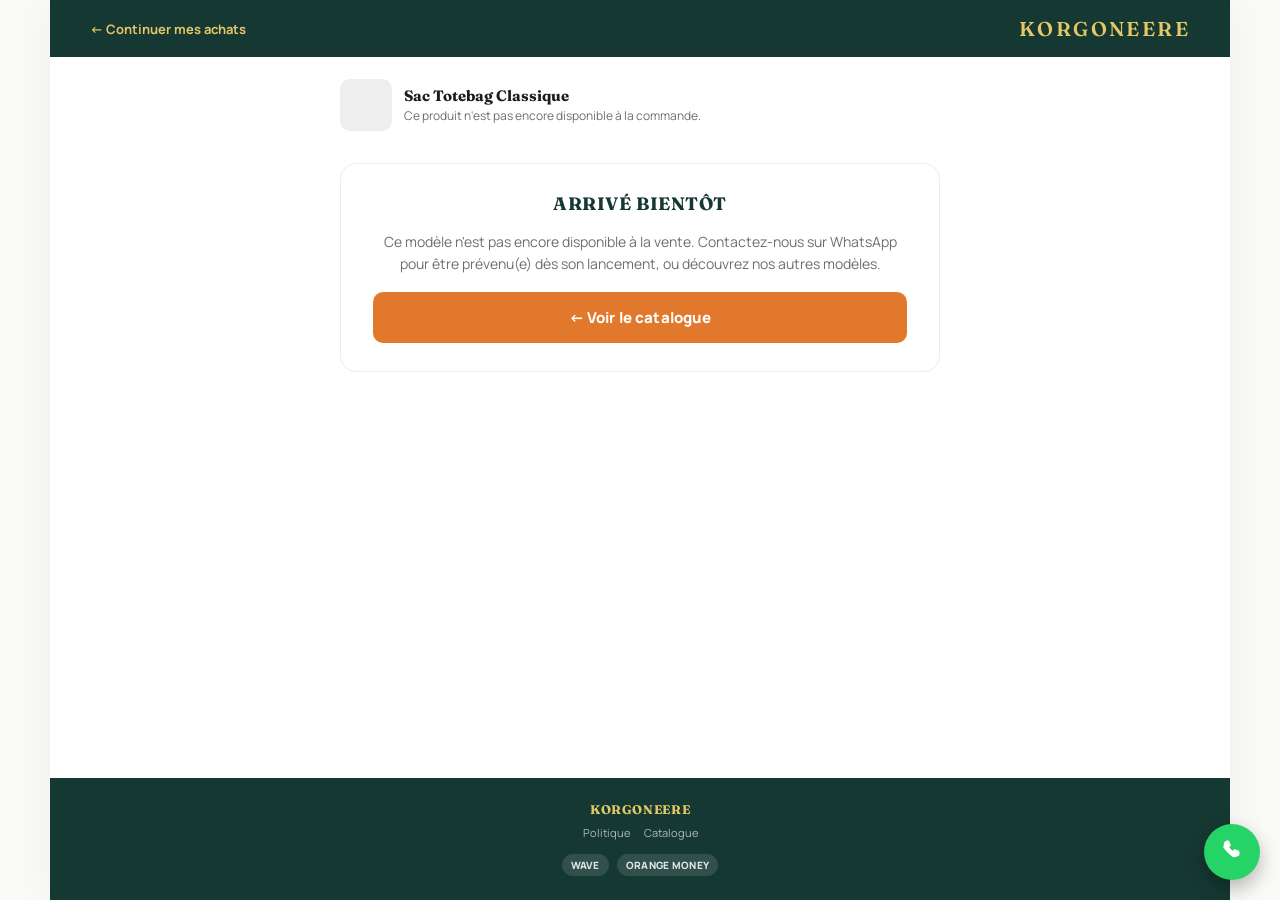
<file: commande.html>
<!DOCTYPE html>
<html lang="fr">
<head>
<meta charset="UTF-8">
<meta name="viewport" content="width=device-width, initial-scale=1.0">
<title>Korgoneere — Valider ma commande</title>
<link rel="preconnect" href="https://fonts.googleapis.com">
<link rel="preconnect" href="https://fonts.gstatic.com" crossorigin>
<link href="https://fonts.googleapis.com/css2?family=Fraunces:ital,opsz,wght@0,9..144,500;0,9..144,600;0,9..144,700;1,9..144,500&family=Manrope:wght@400;500;600;700;800&display=swap" rel="stylesheet">
<link rel="stylesheet" href="style.css">
</head>
<body>
<div class="site">

  <header class="site-header">
    <div class="wrap">
      <a href="index.html" class="backlink">← Continuer mes achats</a>
      <div class="logo">Korgoneere</div>
    </div>
  </header>

  <div class="wrap wrap--medium">
    <div class="summary">
      <div class="summary-swatch" id="summarySwatch"></div>
      <div>
        <div class="summary-name" id="summaryName">Chargement…</div>
        <div class="summary-meta" id="summaryMeta"></div>
      </div>
    </div>

    <form class="formcard" id="orderForm">
      <div class="formtitle">Valider votre commande</div>

      <div class="field">
        <label for="fname">Votre nom complet <span class="req">*</span></label>
        <input id="fname" type="text" placeholder="ex. Aïssatou Diallo" required>
      </div>

      <div class="field">
        <label for="fphone">Numéro de téléphone <span class="req">*</span></label>
        <div class="phonerow">
          <div class="flagbox" id="flagBox">🌍</div>
          <input id="fphone" type="tel" placeholder="77 123 45 67" required>
        </div>
      </div>

      <div class="field">
        <label for="fcountry">Pays <span class="req">*</span></label>
        <select id="fcountry" required>
          <option value="" disabled selected>Choisir un pays</option>
          <option value="Sénégal">🇸🇳 Sénégal</option>
          <option value="Burkina Faso">🇧🇫 Burkina Faso</option>
        </select>
      </div>

      <div class="field">
        <label for="fcity">Ville de livraison <span class="req">*</span></label>
        <select id="fcity" required disabled>
          <option value="" selected>Choisir d'abord un pays</option>
        </select>
      </div>

      <div class="field">
        <label>Quantité <span class="req">*</span></label>
        <div class="qtyrow">
          <div class="qtybtn" id="qtyMinus">–</div>
          <div id="qtyval">1</div>
          <div class="qtybtn" id="qtyPlus">+</div>
        </div>
      </div>

      <div class="totalrow">
        <div>
          <div class="label">Total</div>
          <div class="qtynote" id="qtyNoteText">(1 pièce)</div>
        </div>
        <div class="amount" id="totalAmount"></div>
      </div>

      <div class="deposit-note" id="depositNote">
        Choisissez votre pays pour voir les instructions d'acompte.
      </div>

      <button type="submit" class="cta">
        <svg viewBox="0 0 24 24" fill="none"><path d="M3 12h13M11 6l6 6-6 6" stroke="#fff" stroke-width="2" stroke-linecap="round" stroke-linejoin="round"/></svg>
        Confirmer ma commande
      </button>
      <div class="payinfo">*Acompte obligatoire via Wave ou Orange Money pour valider la commande</div>
      <div class="errormsg" id="errorMsg">Merci de remplir tous les champs avant de continuer.</div>
    </form>

    <div class="confirm" id="confirmBox">
      <h2>Commande reçue !</h2>
      <p>Envoyez votre acompte puis contactez-nous sur WhatsApp — notre livreur vous appelle ensuite pour organiser la livraison.</p>
      <a href="#" id="waLink" class="wa-btn" target="_blank" rel="noopener">Continuer sur WhatsApp →</a>
    </div>
  </div>

  <footer class="site-footer">
    <div class="foot-brand">Korgoneere</div>
    <div class="foot-links"><a href="politique.html">Politique</a><a href="index.html">Catalogue</a></div>
    <div class="foot-pay">
      <span class="paybadge">WAVE</span>
      <span class="paybadge">ORANGE MONEY</span>
    </div>
  </footer>
</div>

<script src="script.js"></script>
</body>
</html>
</file>
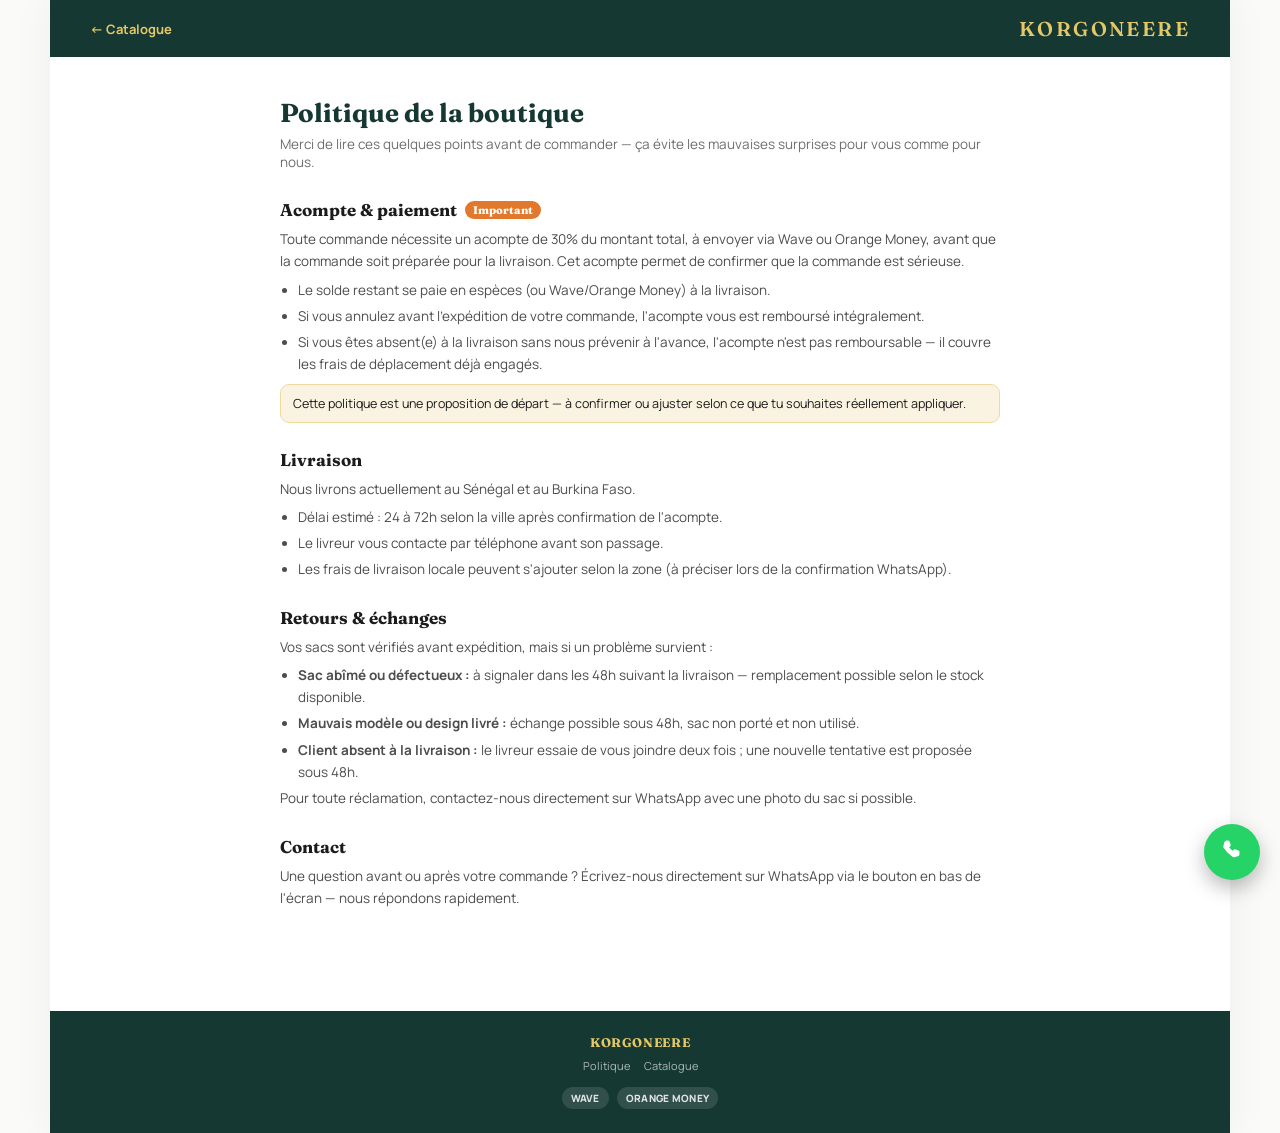
<file: politique.html>
<!DOCTYPE html>
<html lang="fr">
<head>
<meta charset="UTF-8">
<meta name="viewport" content="width=device-width, initial-scale=1.0">
<title>Korgoneere — Politique de la boutique</title>
<link rel="preconnect" href="https://fonts.googleapis.com">
<link rel="preconnect" href="https://fonts.gstatic.com" crossorigin>
<link href="https://fonts.googleapis.com/css2?family=Fraunces:ital,opsz,wght@0,9..144,500;0,9..144,600;0,9..144,700;1,9..144,500&family=Manrope:wght@400;500;600;700;800&display=swap" rel="stylesheet">
<link rel="stylesheet" href="style.css">
<style>
  .policy-wrap{padding:26px 20px 50px;}
  .policy-wrap h1{font-family:'Fraunces',serif; font-size:26px; font-weight:700; color:var(--teal); margin-bottom:6px;}
  .policy-wrap .lead{font-size:13.5px; color:var(--muted); margin-bottom:28px;}
  .policy-section{margin-bottom:26px;}
  .policy-section h2{font-family:'Fraunces',serif; font-size:17px; font-weight:700; color:var(--ink); margin-bottom:8px; display:flex; align-items:center; gap:8px;}
  .policy-section h2 .tag{font-size:11px; background:var(--orange); color:#fff; padding:2px 8px; border-radius:20px; font-weight:800;}
  .policy-section p, .policy-section li{font-size:13.5px; color:rgba(27,27,27,0.78); line-height:1.65;}
  .policy-section ul{padding-left:18px; margin-top:6px;}
  .policy-section ul li{margin-bottom:4px;}
  .policy-note{margin-top:8px; padding:10px 12px; border-radius:9px; background:#FBF3E2; border:1px solid #EFD9A3; font-size:12.5px; color:var(--ink);}
  @media (min-width:900px){ .policy-wrap{max-width:760px; margin:0 auto; padding:40px 20px 70px;} }
</style>
</head>
<body>
<div class="site">

  <header class="site-header">
    <div class="wrap">
      <a href="index.html" class="backlink">← Catalogue</a>
      <div class="logo">Korgoneere</div>
    </div>
  </header>

  <div class="policy-wrap">
    <h1>Politique de la boutique</h1>
    <div class="lead">Merci de lire ces quelques points avant de commander — ça évite les mauvaises surprises pour vous comme pour nous.</div>

    <div class="policy-section">
      <h2>Acompte &amp; paiement <span class="tag">Important</span></h2>
      <p>Toute commande nécessite un acompte de 30% du montant total, à envoyer via Wave ou Orange Money, avant que la commande soit préparée pour la livraison. Cet acompte permet de confirmer que la commande est sérieuse.</p>
      <ul>
        <li>Le solde restant se paie en espèces (ou Wave/Orange Money) à la livraison.</li>
        <li>Si vous annulez avant l'expédition de votre commande, l'acompte vous est remboursé intégralement.</li>
        <li>Si vous êtes absent(e) à la livraison sans nous prévenir à l'avance, l'acompte n'est pas remboursable — il couvre les frais de déplacement déjà engagés.</li>
      </ul>
      <div class="policy-note">Cette politique est une proposition de départ — à confirmer ou ajuster selon ce que tu souhaites réellement appliquer.</div>
    </div>

    <div class="policy-section">
      <h2>Livraison</h2>
      <p>Nous livrons actuellement au Sénégal et au Burkina Faso.</p>
      <ul>
        <li>Délai estimé : 24 à 72h selon la ville après confirmation de l'acompte.</li>
        <li>Le livreur vous contacte par téléphone avant son passage.</li>
        <li>Les frais de livraison locale peuvent s'ajouter selon la zone (à préciser lors de la confirmation WhatsApp).</li>
      </ul>
    </div>

    <div class="policy-section">
      <h2>Retours &amp; échanges</h2>
      <p>Vos sacs sont vérifiés avant expédition, mais si un problème survient :</p>
      <ul>
        <li><b>Sac abîmé ou défectueux :</b> à signaler dans les 48h suivant la livraison — remplacement possible selon le stock disponible.</li>
        <li><b>Mauvais modèle ou design livré :</b> échange possible sous 48h, sac non porté et non utilisé.</li>
        <li><b>Client absent à la livraison :</b> le livreur essaie de vous joindre deux fois ; une nouvelle tentative est proposée sous 48h.</li>
      </ul>
      <p>Pour toute réclamation, contactez-nous directement sur WhatsApp avec une photo du sac si possible.</p>
    </div>

    <div class="policy-section">
      <h2>Contact</h2>
      <p>Une question avant ou après votre commande ? Écrivez-nous directement sur WhatsApp via le bouton en bas de l'écran — nous répondons rapidement.</p>
    </div>
  </div>

  <footer class="site-footer">
    <div class="foot-brand">Korgoneere</div>
    <div class="foot-links"><a href="politique.html">Politique</a><a href="index.html">Catalogue</a></div>
    <div class="foot-pay">
      <span class="paybadge">WAVE</span>
      <span class="paybadge">ORANGE MONEY</span>
    </div>
  </footer>
</div>

<script src="script.js"></script>
</body>
</html>
</file>
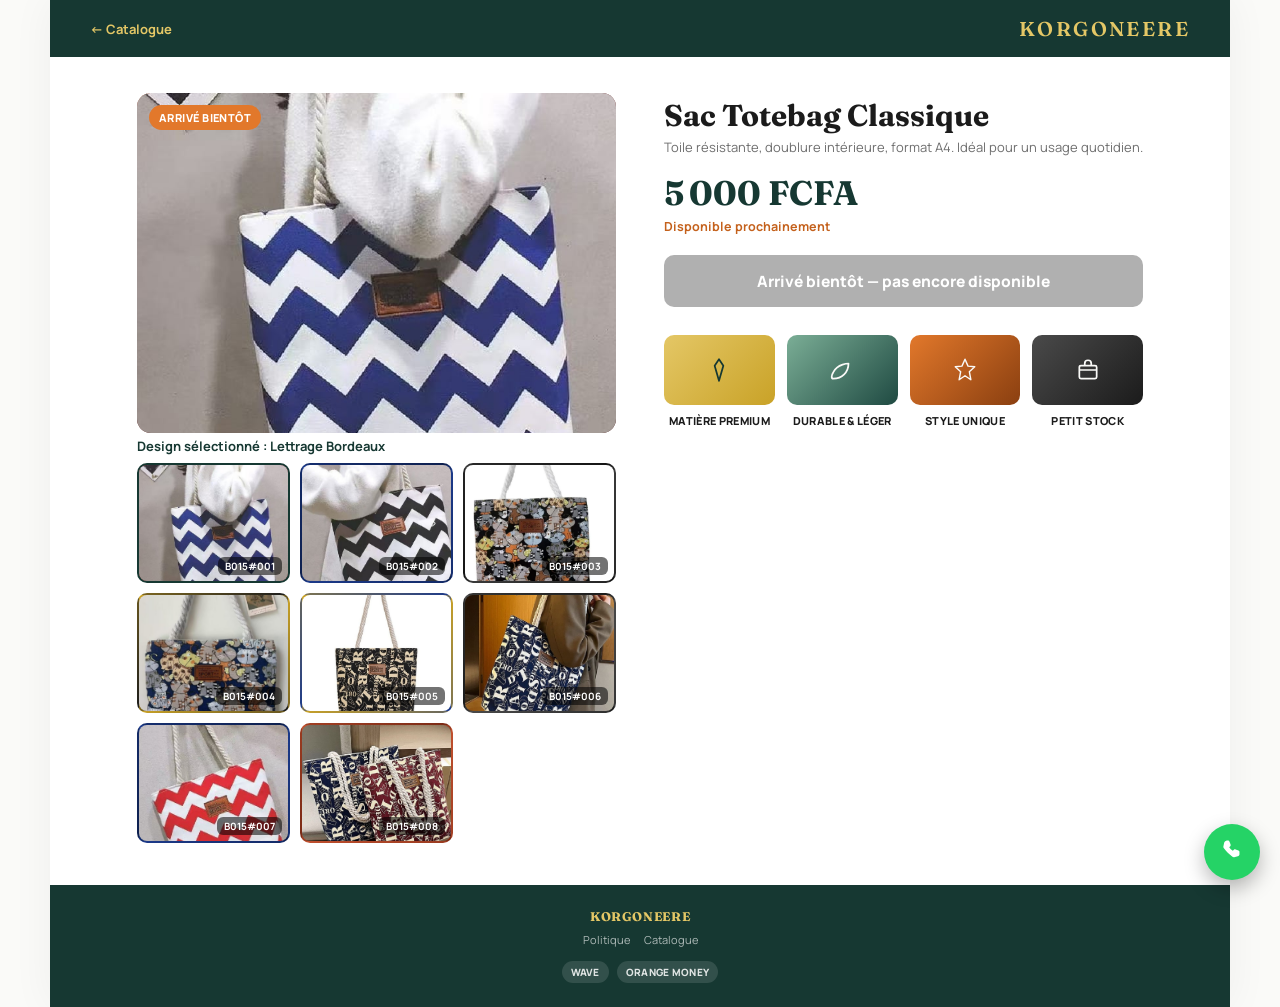
<file: produit.html>
<!DOCTYPE html>
<html lang="fr">
<head>
<meta charset="UTF-8">
<meta name="viewport" content="width=device-width, initial-scale=1.0">
<title>Korgoneere — Produit</title>
<link rel="preconnect" href="https://fonts.googleapis.com">
<link rel="preconnect" href="https://fonts.gstatic.com" crossorigin>
<link href="https://fonts.googleapis.com/css2?family=Fraunces:ital,opsz,wght@0,9..144,500;0,9..144,600;0,9..144,700;1,9..144,500&family=Manrope:wght@400;500;600;700;800&display=swap" rel="stylesheet">
<link rel="stylesheet" href="style.css">
</head>
<body>
<div class="site">

  <header class="site-header">
    <div class="wrap">
      <a href="index.html" class="backlink">← Catalogue</a>
      <div class="logo">Korgoneere</div>
    </div>
  </header>

  <div class="wrap wrap--wide">
    <div class="prod-layout" id="productRoot">

      <div class="prod-media">
        <div class="prod-hero" id="prodHero">
          <div class="badge" id="prodBadge">Nouveau</div>
          <img id="heroImg" class="hero-photo" alt="" style="display:none;">
        </div>
        <div class="design-label">Design sélectionné : <span id="designName"></span></div>
        <div class="design-grid" id="designGrid"><!-- rempli par script.js --></div>
      </div>

      <div class="prod-info">
        <div class="prod-name" id="prodName">Chargement…</div>
        <div class="prod-sub" id="prodDesc"></div>
        <div class="prod-price" id="prodPrice"></div>
        <div class="prod-stock" id="prodStock"></div>

        <a href="#" class="cta-order" id="orderLink">
          <svg viewBox="0 0 24 24" fill="none"><path d="M3 12h13M11 6l6 6-6 6" stroke="#fff" stroke-width="2" stroke-linecap="round" stroke-linejoin="round"/></svg>
          Commander maintenant
        </a>

        <div class="features">
          <div class="feature">
            <div class="swatchbox" style="background:linear-gradient(135deg,#E4C766,#C9A227)"><svg viewBox="0 0 24 24" fill="none" width="26" height="26"><path d="M12 2l4 6-4 14-4-14 4-6z" stroke="#163832" stroke-width="1.6" stroke-linejoin="round"/></svg></div>
            <div class="flabel">Matière premium</div>
          </div>
          <div class="feature">
            <div class="swatchbox" style="background:linear-gradient(135deg,#7BAE96,#1F4A42)"><svg viewBox="0 0 24 24" fill="none" width="26" height="26"><path d="M4 20c8 0 14-6 14-14 0 0-10 0-14 8-2 3-2 6 0 6z" stroke="#FAFAF8" stroke-width="1.6" stroke-linejoin="round"/></svg></div>
            <div class="flabel">Durable &amp; léger</div>
          </div>
          <div class="feature">
            <div class="swatchbox" style="background:linear-gradient(135deg,#E2782B,#8a3f10)"><svg viewBox="0 0 24 24" fill="none" width="26" height="26"><path d="M12 2l2.8 6.4L21 9l-5 4.6L17.4 21 12 17.3 6.6 21 8 13.6 3 9l6.2-0.6L12 2z" stroke="#FAFAF8" stroke-width="1.3" stroke-linejoin="round"/></svg></div>
            <div class="flabel">Style unique</div>
          </div>
          <div class="feature">
            <div class="swatchbox" style="background:linear-gradient(135deg,#4a4a4a,#1b1b1b)"><svg viewBox="0 0 24 24" fill="none" width="26" height="26"><rect x="4" y="8" width="16" height="12" rx="1.5" stroke="#FAFAF8" stroke-width="1.6"/><path d="M4 12h16M9 8V6a3 3 0 0 1 6 0v2" stroke="#FAFAF8" stroke-width="1.6"/></svg></div>
            <div class="flabel">Petit stock</div>
          </div>
        </div>
      </div>

    </div>
  </div>

  <footer class="site-footer">
    <div class="foot-brand">Korgoneere</div>
    <div class="foot-links"><a href="politique.html">Politique</a><a href="index.html">Catalogue</a></div>
    <div class="foot-pay">
      <span class="paybadge">WAVE</span>
      <span class="paybadge">ORANGE MONEY</span>
    </div>
  </footer>
</div>

<script src="script.js"></script>
</body>
</html>
</file>
<file: style.css>
:root{
  --teal: #163832;
  --teal-2: #1F4A42;
  --gold: #C9A227;
  --gold-soft: #E4C766;
  --orange: #E2782B;
  --orange-dim: #C4611C;
  --ink: #1B1B1B;
  --muted: #6E6E6E;
  --line: #ECECEC;
  --paper: #FFFFFF;
  --bg: #FAFAF8;
}
*{box-sizing:border-box; margin:0; padding:0;}
html,body{background:var(--bg); color:var(--ink); font-family:'Manrope',sans-serif; -webkit-font-smoothing:antialiased;}
a{color:inherit; text-decoration:none;}
img,svg{display:block;}

/* ---------- layout helpers ---------- */
.site{max-width:1180px; margin:0 auto; background:var(--paper); min-height:100vh; box-shadow:0 0 40px rgba(0,0,0,0.05); display:flex; flex-direction:column;}
.site > *:not(header):not(footer){flex:1 0 auto;}
.wrap{max-width:460px; margin:0 auto; padding:0 20px;}
.wrap--wide{max-width:1100px;}
.wrap--medium{max-width:640px;}

/* ---------- header / footer (shared) ---------- */
header.site-header{background:var(--teal); padding:16px 20px;}
header.site-header .wrap{display:flex; align-items:center; justify-content:space-between; padding:0;}
.logo{font-family:'Fraunces',serif; font-weight:600; font-size:20px; letter-spacing:0.12em; color:var(--gold-soft); text-transform:uppercase;}
.cart{color:var(--gold-soft); opacity:0.9;}
.backlink{font-size:13px; font-weight:700; color:var(--gold-soft); display:flex; align-items:center; gap:6px;}

footer.site-footer{background:var(--teal); padding:24px 20px; text-align:center; margin-top:6px;}
.foot-brand{font-family:'Fraunces',serif; color:var(--gold-soft); font-size:12.5px; font-weight:700; letter-spacing:0.05em; text-transform:uppercase;}
.foot-links{margin-top:8px; display:flex; justify-content:center; gap:14px; font-size:11px;}
.foot-links a{color:rgba(255,255,255,0.65);}
.foot-pay{margin-top:14px; display:flex; justify-content:center; gap:8px;}
.paybadge{font-size:10px; font-weight:800; letter-spacing:0.03em; padding:4px 9px; border-radius:20px; background:rgba(255,255,255,0.12); color:rgba(255,255,255,0.85);}

/* ================= CATALOGUE (index.html) ================= */
.catalogue-hero{padding:22px 20px 6px;}
.catalogue-hero .eyebrow{font-size:12.5px; color:var(--muted); font-weight:700; text-transform:uppercase; letter-spacing:0.05em;}
.catalogue-hero h1{font-family:'Fraunces',serif; font-size:28px; font-weight:700; color:var(--teal); margin-top:4px;}

.prodgrid{display:grid; grid-template-columns:1fr 1fr; gap:16px; padding:18px 20px 30px;}
.prodcard{border:1px solid var(--line); border-radius:14px; overflow:hidden; background:#fff; transition:transform .15s;}
.prodcard:active{transform:scale(0.98);}
.prodcard-img{height:130px; position:relative; overflow:hidden; display:flex; align-items:center; justify-content:center;}
.prodcard-icon{position:absolute; width:44%; height:44%; opacity:0.55; z-index:1;}
.prodcard-img img{position:relative; width:100%; height:100%; object-fit:cover; z-index:2;}
.prodcard-badge{position:absolute; top:10px; left:10px; background:var(--orange); color:#fff; font-size:10px; font-weight:800; letter-spacing:0.04em; text-transform:uppercase; padding:3px 8px; border-radius:20px; z-index:3;}
.prodcard-body{padding:12px;}
.prodcard-name{font-family:'Fraunces',serif; font-weight:700; font-size:14.5px; color:var(--ink); line-height:1.25;}
.prodcard-colors{font-size:10.5px; color:var(--muted); margin-top:3px;}
.prodcard-price{font-family:'Fraunces',serif; font-weight:700; font-size:15.5px; color:var(--teal); margin-top:8px;}
.prodcard-stock{font-size:10px; color:var(--orange-dim); font-weight:700; margin-top:2px;}

/* ================= PRODUIT (produit.html) ================= */
.prod-layout{padding:20px;}

.prod-hero{border-radius:14px; height:250px; position:relative; margin-bottom:10px; display:flex; align-items:center; justify-content:center; overflow:hidden;}
.prod-hero .badge{position:absolute; top:12px; left:12px; background:var(--orange); color:#fff; font-size:11px; font-weight:800; letter-spacing:0.04em; text-transform:uppercase; padding:5px 10px; border-radius:20px; z-index:3;}
.hero-photo{position:absolute; inset:0; width:100%; height:100%; object-fit:cover; z-index:2;}

.design-label{font-size:13px; font-weight:700; color:var(--teal); margin:4px 0 8px;}
.design-grid{display:grid; grid-template-columns:1fr 1fr; gap:10px;}
.design-cell{position:relative; height:120px; border-radius:10px; overflow:hidden; cursor:pointer; border:2px solid transparent;}
.design-cell.active{border-color:var(--teal);}
.design-cell img{width:100%; height:100%; object-fit:cover; position:relative; z-index:1;}
.design-tag{position:absolute; bottom:6px; right:6px; background:rgba(0,0,0,0.55); color:#fff; font-size:10px; font-weight:700; padding:2px 7px; border-radius:6px; z-index:2;}

.note-placeholder{font-size:11px; color:var(--muted); font-style:italic; margin-top:14px; margin-bottom:18px; line-height:1.5;}

.prod-name{font-family:'Fraunces',serif; font-weight:700; font-size:23px; color:var(--ink);}
.prod-sub{font-size:13px; color:var(--muted); margin-top:4px; line-height:1.5;}
.prod-price{font-family:'Fraunces',serif; font-weight:700; font-size:29px; color:var(--teal); margin-top:14px;}
.prod-stock{font-size:12.5px; color:var(--orange-dim); font-weight:700; margin-top:4px;}

.cta-order{display:flex; align-items:center; justify-content:center; gap:8px; width:100%; margin-top:20px; padding:15px; background:var(--orange); color:#fff; border:none; border-radius:10px; font-weight:800; font-size:15.5px; cursor:pointer;}
.cta-order svg{width:18px; height:18px;}
.cta-order.disabled{background:#B0B0B0; color:#fff; cursor:not-allowed; pointer-events:none;}

.features{display:grid; grid-template-columns:1fr 1fr; gap:12px; margin-top:28px;}
.feature{text-align:center;}
.feature .swatchbox{height:70px; border-radius:10px; margin-bottom:8px; display:flex; align-items:center; justify-content:center;}
.feature .flabel{font-size:11px; font-weight:800; letter-spacing:0.03em; text-transform:uppercase; color:var(--ink);}

/* ================= COMMANDE (commande.html) ================= */
.summary{display:flex; gap:12px; align-items:center; padding:16px 20px; border-bottom:1px solid var(--line);}
.summary-swatch{width:52px; height:52px; border-radius:10px; flex-shrink:0; overflow:hidden;}
.summary-name{font-family:'Fraunces',serif; font-weight:700; font-size:15px; color:var(--ink);}
.summary-meta{font-size:12px; color:var(--muted); margin-top:2px;}

.formcard{padding:20px;}
.formtitle{font-family:'Fraunces',serif; font-size:18px; font-weight:700; color:var(--teal); text-align:center; margin-bottom:16px; text-transform:uppercase; letter-spacing:0.03em;}

.field{margin-bottom:14px;}
.field label{display:block; font-size:11.5px; font-weight:800; letter-spacing:0.03em; text-transform:uppercase; color:var(--ink); margin-bottom:6px;}
.field label .req{color:var(--orange);}
.field input, .field select{width:100%; padding:12px 13px; border-radius:9px; border:1.5px solid var(--line); background:var(--paper); color:var(--ink); font-family:'Manrope',sans-serif; font-size:15px; outline:none; transition:border-color .15s;}
.field input:focus, .field select:focus{border-color:var(--teal);}
.field select{appearance:none; background-image:url('data:image/svg+xml;utf8,<svg xmlns="http://www.w3.org/2000/svg" width="12" height="8" viewBox="0 0 12 8"><path d="M1 1l5 5 5-5" stroke="%23163832" stroke-width="2" fill="none" stroke-linecap="round" stroke-linejoin="round"/></svg>'); background-repeat:no-repeat; background-position:right 14px center;}

.phonerow{display:flex; gap:8px;}
.flagbox{width:56px; display:flex; align-items:center; justify-content:center; border:1.5px solid var(--line); border-radius:9px; font-size:22px; background:#fafafa;}
.phonerow input{flex:1;}

.qtyrow{display:flex; align-items:center; gap:14px;}
.qtybtn{width:38px; height:38px; border-radius:9px; border:1.5px solid var(--orange); background:#fff; color:var(--orange); font-size:19px; font-weight:800; display:flex; align-items:center; justify-content:center; cursor:pointer; user-select:none;}
.qtybtn:active{background:rgba(226,120,43,0.12);}
#qtyval{font-family:'Fraunces',serif; font-size:19px; font-weight:700; min-width:24px; text-align:center;}
.qtymax{font-size:11.5px; color:var(--muted); margin-left:auto;}

.totalrow{display:flex; justify-content:space-between; align-items:baseline; margin:16px 0 4px; padding-top:14px; border-top:1px solid var(--line);}
.totalrow .label{font-size:13px; color:var(--muted); font-weight:700;}
.totalrow .amount{font-family:'Fraunces',serif; font-size:20px; font-weight:700; color:var(--teal);}
.totalrow .qtynote{font-size:11.5px; color:var(--muted);}

.deposit-note{margin-top:12px; padding:11px 12px; border-radius:9px; background:#FBF3E2; border:1px solid #EFD9A3; font-size:12.5px; line-height:1.5; color:var(--ink);}
.deposit-note b{color:var(--orange-dim);}

.cta{margin-top:16px; width:100%; padding:15px; border:none; border-radius:10px; background:var(--orange); color:#fff; font-family:'Manrope',sans-serif; font-weight:800; font-size:15px; letter-spacing:0.01em; cursor:pointer; display:flex; align-items:center; justify-content:center; gap:8px;}
.cta:active{background:var(--orange-dim);}
.cta svg{width:18px; height:18px;}
.payinfo{text-align:center; font-size:11px; color:var(--muted); margin-top:10px; line-height:1.4;}
.errormsg{color:var(--orange-dim); font-size:12.5px; font-weight:700; margin-top:8px; display:none;}

.confirm{display:none; margin:24px 20px 30px; background:var(--teal); color:#fff; border-radius:14px; padding:24px; text-align:center;}
.confirm h2{font-family:'Fraunces',serif; font-size:20px; font-weight:700; margin-bottom:8px; color:var(--gold-soft);}
.confirm p{font-size:13.5px; color:rgba(255,255,255,0.8); line-height:1.5; margin-bottom:16px;}
.wa-btn{display:inline-flex; align-items:center; gap:8px; background:var(--orange); color:#fff; font-weight:800; font-size:14px; padding:12px 22px; border-radius:9px;}

/* ---------- bouton whatsapp flottant ---------- */
.wa-float{
  position:fixed; bottom:20px; right:20px; z-index:999;
  width:56px; height:56px; border-radius:50%;
  background:#25D366;
  display:flex; align-items:center; justify-content:center;
  box-shadow:0 8px 20px rgba(0,0,0,0.28);
  transition:transform .15s;
}
.wa-float:active{transform:scale(0.93);}

/* ==================================================================
   DESKTOP (min-width: 900px)
   ================================================================== */
@media (min-width:900px){
  .wrap{max-width:1100px;}
  .wrap--medium{max-width:640px;}

  .catalogue-hero h1{font-size:38px;}
  .prodgrid{grid-template-columns:repeat(3,1fr); gap:24px; padding:24px 20px 50px;}
  .prodcard-img{height:190px;}

  .prod-layout{padding:36px 20px; display:grid; grid-template-columns:1fr 1fr; gap:48px; align-items:start;}
  .prod-hero{height:340px; margin-bottom:0;}
  .design-grid{grid-template-columns:repeat(3,1fr);}
  .prod-info{padding-top:4px;}
  .prod-name{font-size:30px;}
  .prod-price{font-size:34px;}
  .features{grid-template-columns:repeat(4,1fr);}

  .summary{max-width:640px; margin:0 auto; padding:22px 0; border-bottom:none;}
  .formcard{max-width:640px; margin:0 auto; padding:28px 32px; border:1px solid var(--line); border-radius:16px; margin-top:10px;}
  .confirm{max-width:640px; margin:24px auto 40px;}
}
</file>
